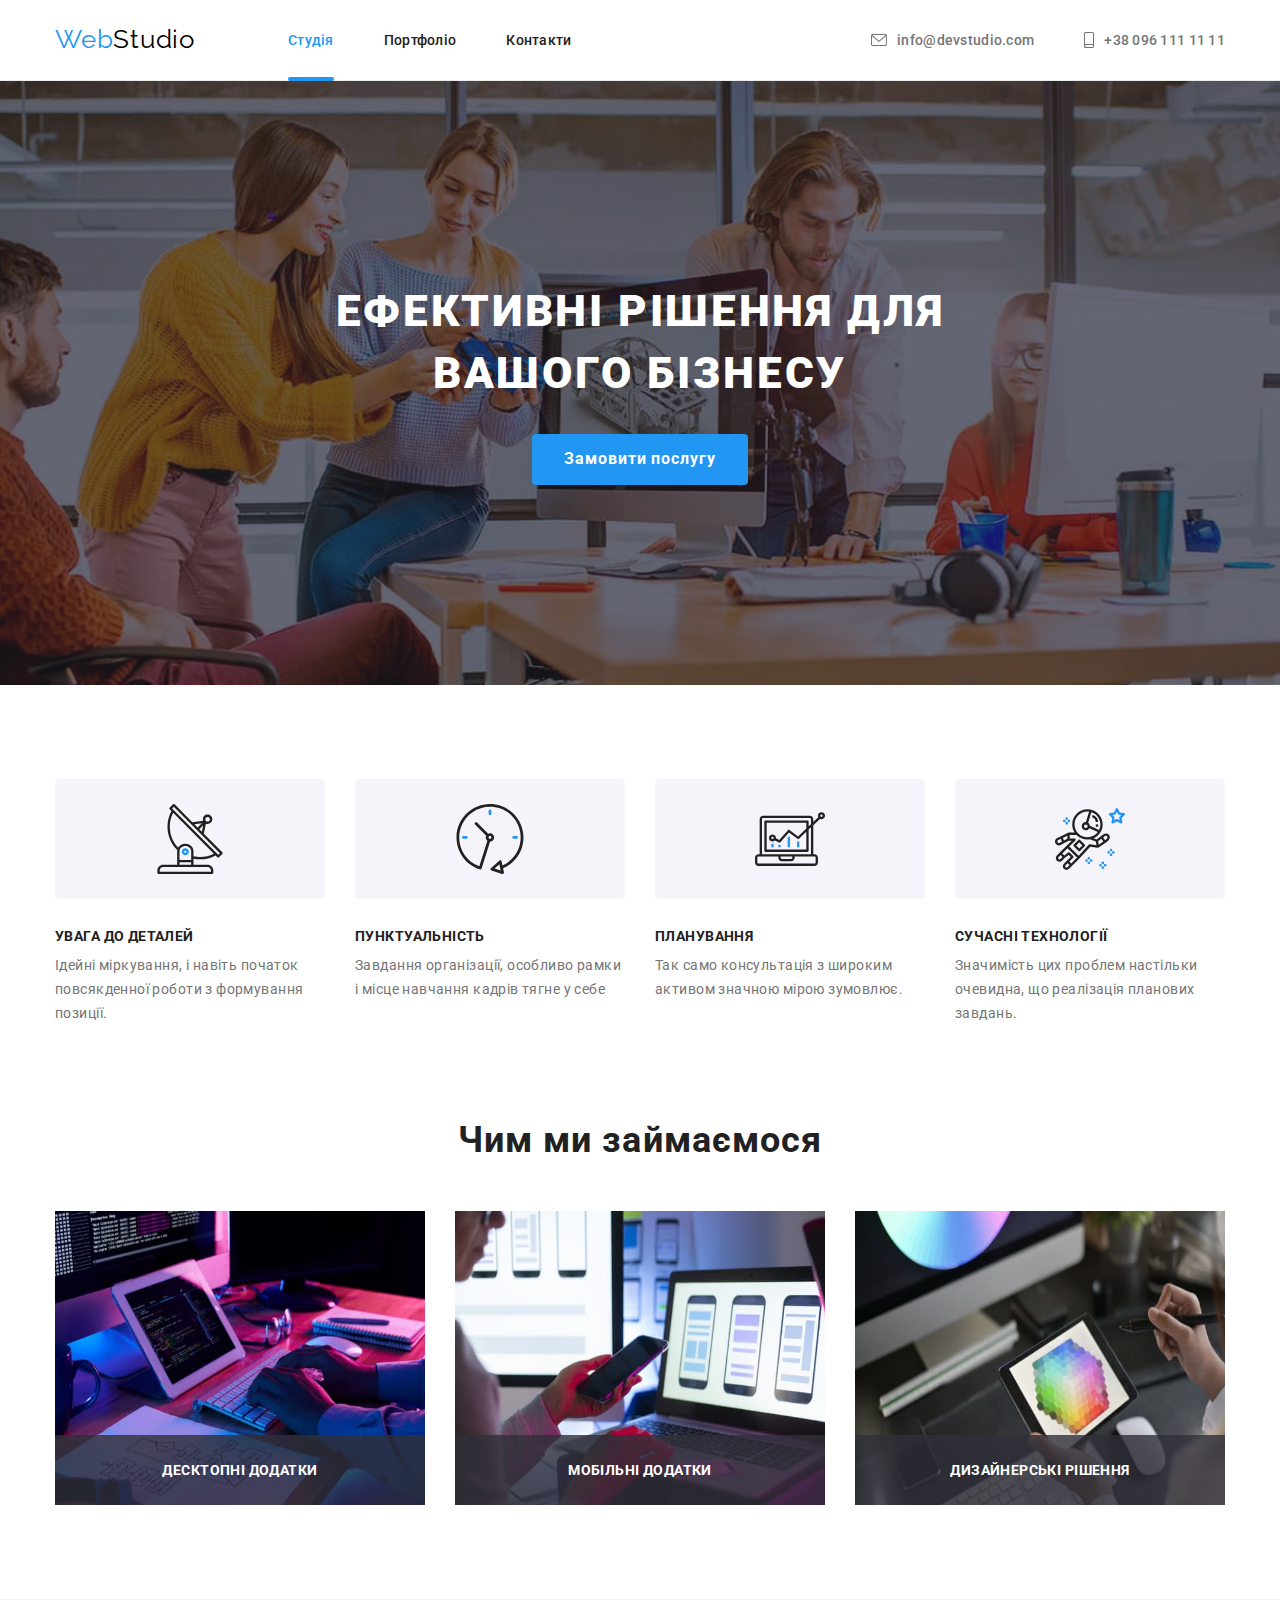
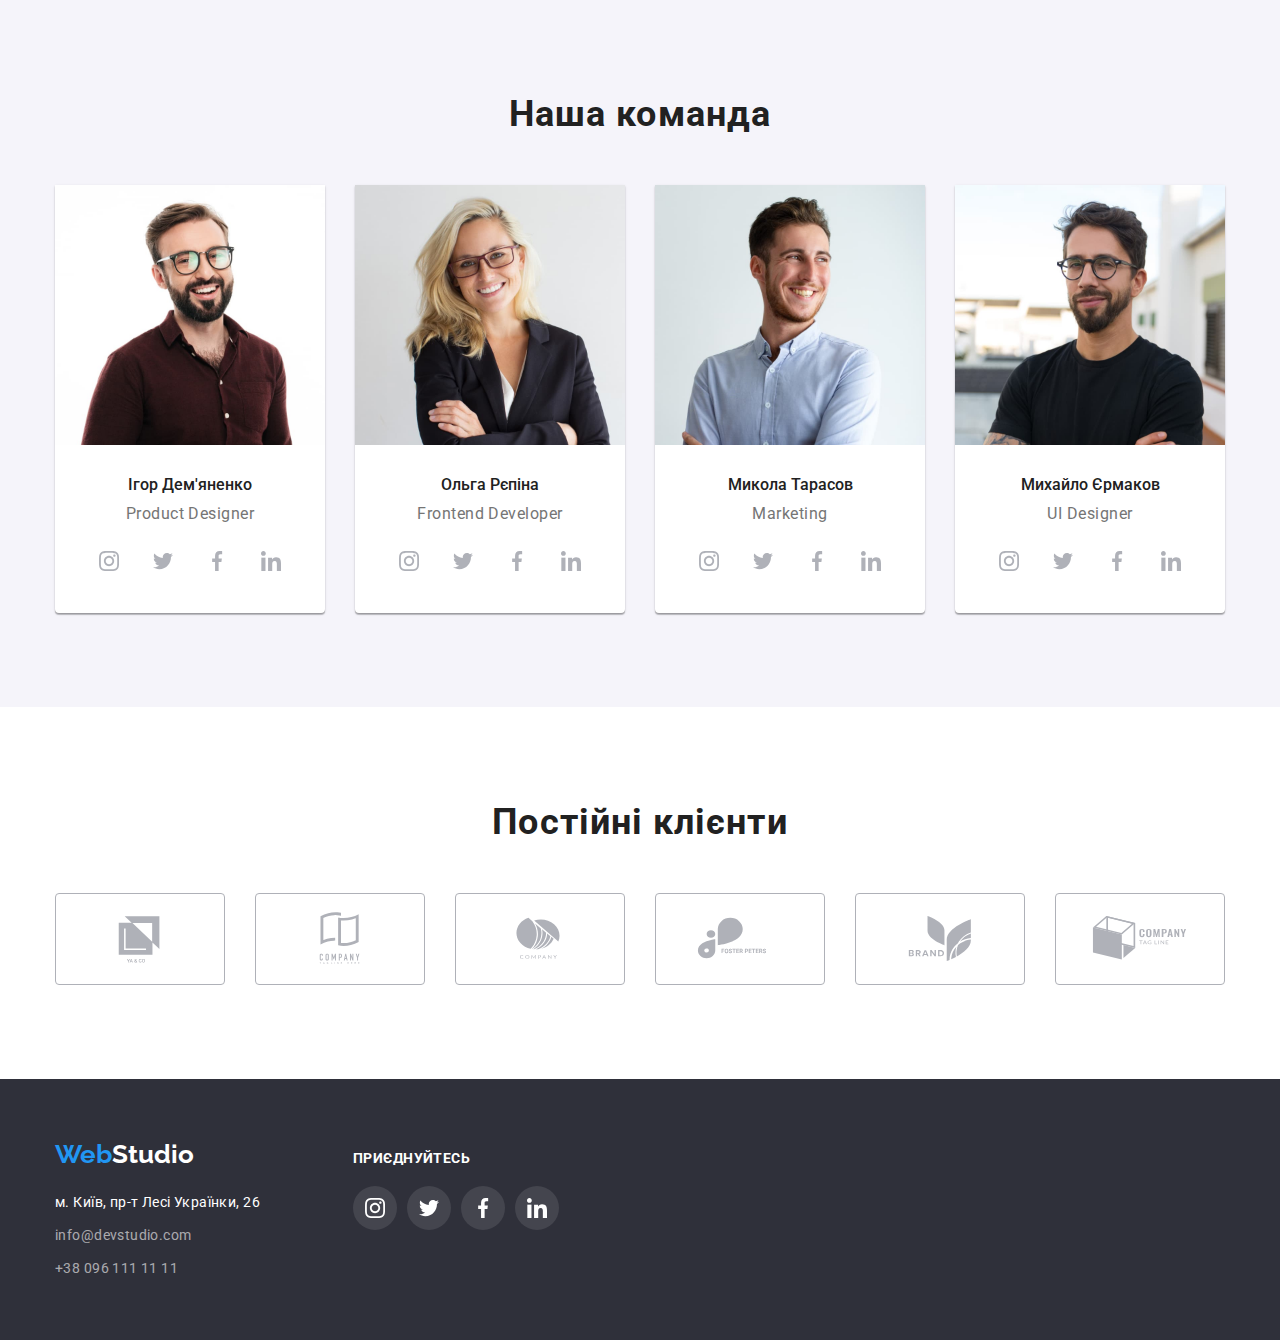
<file: index.html>
<!DOCTYPE html>
<html lang="uk">
  <head>
    <meta charset="UTF-8" />
    <meta http-equiv="X-UA-Compatible" content="IE=edge" />
    <meta name="viewport" content="width=device-width, initial-scale=1.0" />
    <title lang="en">WebStudio</title>
    <link
      href="https://fonts.googleapis.com/css2?family=Raleway:wght@700&family=Roboto:wght@400;500;700;900&display=swap"
      rel="stylesheet"
    />
    <link
      rel="stylesheet"
      href="https://cdnjs.cloudflare.com/ajax/libs/modern-normalize/1.0.0/modern-normalize.min.css"
    />
    <link rel="stylesheet" href="./css/styles.css" />
  </head>
  <body>
    <!-- Хедер -->
    <header class="header-line">
      <div class="container header-container">
        <a href="./index.html" lang="en" class="general-logo link"
          ><span class="accent-logo">Web</span>Studio</a
        >
        <nav class="nav-container">
          <ul class="list-nav list">
            <li class="nav-list-item">
              <a href="./index.html" class="nav-element current link">Студія</a>
            </li>
            <li class="nav-list-item">
              <a href="./portfolio.html" class="nav-element link">Портфоліо</a>
            </li>
            <li class="nav-list-item">
              <a href="" class="nav-element link">Контакти</a>
            </li>
          </ul>
        </nav>
        <ul class="list-contacts contacts-container list">
          <li class="list-contacts-item">
            <a href="mailto:info@devstudio.com" class="contact link">
              <svg class="mail-icon" width="16" height="12">
                <use href="./images/icons/icons.svg#mail"></use>
              </svg>
              info@devstudio.com
            </a>
          </li>
          <li class="list-contacts-item">
            <a href="tel:+38096111111" class="contact link">
              <svg class="smartphone-icon" width="10" height="16">
                <use href="./images/icons/icons.svg#smartphone"></use>
              </svg>
              +38 096 111 11 11
            </a>
          </li>
        </ul>
      </div>
    </header>
    <main>
      <!-- секція:герой -->
      <section class="hero">
        <div class="container">
          <h1 class="hero-title">ЕФЕКТИВНІ РІШЕННЯ ДЛЯ ВАШОГО БІЗНЕСУ</h1>
          <button type="button" class="hero-button" data-modal-open>Замовити послугу</button>
        </div>
      </section>
      <!-- секція:перелік переваг компанії -->
      <section class="section">
        <div class="container">
          <h2 class="visually-hidden">Переваги компанії</h2>
          <ul class="list-superiority box-superiority list">
            <li class="superiority-list-item">
              <div class="svg-container">
                <svg class="antenna-icon">
                  <use href="./images/icons/icons.svg#antenna"></use>
                </svg>
              </div>
              <h3 class="superiority-title">УВАГА ДО ДЕТАЛЕЙ</h3>
              <p class="superiority-text">
                Ідейні міркування, і навіть початок повсякденної роботи з формування позиції.
              </p>
            </li>
            <li class="superiority-list-item">
              <div class="svg-container">
                <svg class="clock-icon">
                  <use href="./images/icons/icons.svg#clock"></use>
                </svg>
              </div>
              <h3 class="superiority-title">ПУНКТУАЛЬНІСТЬ</h3>
              <p class="superiority-text">
                Завдання організації, особливо рамки і місце навчання кадрів тягне у себе
              </p>
            </li>
            <li class="superiority-list-item">
              <div class="svg-container">
                <svg class="diagram-icon">
                  <use href="./images/icons/icons.svg#diagram"></use>
                </svg>
              </div>
              <h3 class="superiority-title">ПЛАНУВАННЯ</h3>
              <p class="superiority-text">
                Так само консультація з широким активом значною мірою зумовлює.
              </p>
            </li>
            <li class="superiority-list-item">
              <div class="svg-container">
                <svg class="astronaut-icon">
                  <use href="./images/icons/icons.svg#astronaut"></use>
                </svg>
              </div>
              <h3 class="superiority-title">СУЧАСНІ ТЕХНОЛОГІЇ</h3>
              <p class="superiority-text">
                Значимість цих проблем настільки очевидна, що реалізація планових завдань.
              </p>
            </li>
          </ul>
        </div>
      </section>
      <!-- секція:перелік послуг, які може надати компанія -->
      <section class="section services">
        <div class="container services-container">
          <h2 class="services-title">Чим ми займаємося</h2>
          <ul class="list-services list">
            <li class="list-services-item">
              <img
                src="./images/image1.jpg"
                alt="людина друкує на клавіатурі перед екраном
              компьютера"
                width="370"
                height="294"
              />
              <h3 class="services-label">Десктопні додатки</h3>
            </li>
            <li class="list-services-item">
              <img
                src="./images/image2.jpg"
                alt="людина з телефоном в руці сидить перед ноутбуком"
                width="370"
                height="294"
              />
              <h3 class="services-label">Мобільні додатки</h3>
            </li>
            <li class="list-services-item">
              <img
                src="./images/image3.jpg"
                alt="людина зі стілосом працює з планшетом"
                width="370"
                height="294"
              />
              <h3 class="services-label">Дизайнерські рішення</h3>
            </li>
          </ul>
        </div>
      </section>
      <!-- секція:перелік працівників компанії -->
      <section class="section team-section">
        <div class="container team-section-container">
          <h2 class="team-main-title">Наша команда</h2>
          <ul class="list-team list">
            <li class="list-team-item">
              <img
                class="team-img"
                src="./images/image4.jpg"
                alt="чоловік тримає ноутбук та посміхається"
                width="270"
                height="260"
              />
              <div class="team-text-container">
                <h3 class="team-secondary-title">Ігор Дем'яненко</h3>
                <p lang="en" class="team-text">Product Designer</p>
                <ul class="list-icons list">
                  <li class="list-icon-item">
                    <a href="" class="icon-link link">
                      <svg class="instagram icon" width="20" height="20">
                        <use href="./images/icons/icons.svg#instagram"></use>
                      </svg>
                    </a>
                  </li>
                  <li class="list-icon-item">
                    <a href="#" class="icon-link link">
                      <svg class="twitter icon" width="20" height="20">
                        <use href="./images/icons/icons.svg#twitter"></use>
                      </svg>
                    </a>
                  </li>
                  <li class="list-icon-item">
                    <a href="" class="icon-link link">
                      <svg class="facebook icon" width="20" height="20">
                        <use href="./images/icons/icons.svg#facebook"></use>
                      </svg>
                    </a>
                  </li>
                  <li class="list-icon-item">
                    <a href="" class="icon-link link">
                      <svg class="linkedin icon" width="20" height="20">
                        <use href="./images/icons/icons.svg#linkedin"></use>
                      </svg>
                    </a>
                  </li>
                </ul>
              </div>
            </li>
            <li class="list-team-item">
              <img
                class="team-img"
                src="./images/image5.jpg"
                alt="жінка в окулярах посміхається"
                width="270"
                height="260"
              />
              <div class="team-text-container">
                <h3 class="team-secondary-title">Ольга Рєпіна</h3>
                <p lang="en" class="team-text">Frontend Developer</p>
                <ul class="list-icons list">
                  <li class="list-icon-item">
                    <a href="" class="icon-link link">
                      <svg class="instagram icon" width="20" height="20">
                        <use href="./images/icons/icons.svg#instagram"></use>
                      </svg>
                    </a>
                  </li>
                  <li class="list-icon-item">
                    <a href="#" class="icon-link link">
                      <svg class="twitter icon" width="20" height="20">
                        <use href="./images/icons/icons.svg#twitter"></use>
                      </svg>
                    </a>
                  </li>
                  <li class="list-icon-item">
                    <a href="" class="icon-link link">
                      <svg class="facebook icon" width="20" height="20">
                        <use href="./images/icons/icons.svg#facebook"></use>
                      </svg>
                    </a>
                  </li>
                  <li class="list-icon-item">
                    <a href="" class="icon-link link">
                      <svg class="linkedin icon" width="20" height="20">
                        <use href="./images/icons/icons.svg#linkedin"></use>
                      </svg>
                    </a>
                  </li>
                </ul>
              </div>
            </li>
            <li class="list-team-item">
              <img
                class="team-img"
                src="./images/image6.jpg"
                alt="чоловік дивиться у бік та посміхається"
                width="270"
                height="260"
              />
              <div class="team-text-container">
                <h3 class="team-secondary-title">Микола Тарасов</h3>
                <p lang="en" class="team-text">Marketing</p>
                <ul class="list-icons list">
                  <li class="list-icon-item">
                    <a href="" class="icon-link link">
                      <svg class="instagram icon" width="20" height="20">
                        <use href="./images/icons/icons.svg#instagram"></use>
                      </svg>
                    </a>
                  </li>
                  <li class="list-icon-item">
                    <a href="#" class="icon-link link">
                      <svg class="twitter icon" width="20" height="20">
                        <use href="./images/icons/icons.svg#twitter"></use>
                      </svg>
                    </a>
                  </li>
                  <li class="list-icon-item">
                    <a href="" class="icon-link link">
                      <svg class="facebook icon" width="20" height="20">
                        <use href="./images/icons/icons.svg#facebook"></use>
                      </svg>
                    </a>
                  </li>
                  <li class="list-icon-item">
                    <a href="" class="icon-link link">
                      <svg class="linkedin icon" width="20" height="20">
                        <use href="./images/icons/icons.svg#linkedin"></use>
                      </svg>
                    </a>
                  </li>
                </ul>
              </div>
            </li>
            <li class="list-team-item">
              <img
                class="team-img"
                src="./images/image7.jpg"
                alt="чоловік в окулярах посміхається"
                width="270"
                height="260"
              />
              <div class="team-text-container">
                <h3 class="team-secondary-title">Михайло Єрмаков</h3>
                <p lang="en" class="team-text">UI Designer</p>
                <ul class="list-icons list">
                  <li class="list-icon-item">
                    <a href="" class="icon-link link">
                      <svg class="instagram icon" width="20" height="20">
                        <use href="./images/icons/icons.svg#instagram"></use>
                      </svg>
                    </a>
                  </li>
                  <li class="list-icon-item">
                    <a href="#" class="icon-link link">
                      <svg class="twitter icon" width="20" height="20">
                        <use href="./images/icons/icons.svg#twitter"></use>
                      </svg>
                    </a>
                  </li>
                  <li class="list-icon-item">
                    <a href="" class="icon-link link">
                      <svg class="facebook icon" width="20" height="20">
                        <use href="./images/icons/icons.svg#facebook"></use>
                      </svg>
                    </a>
                  </li>
                  <li class="list-icon-item">
                    <a href="" class="icon-link link">
                      <svg class="linkedin icon" width="20" height="20">
                        <use href="./images/icons/icons.svg#linkedin"></use>
                      </svg>
                    </a>
                  </li>
                </ul>
              </div>
            </li>
          </ul>
        </div>
      </section>
      <!-- Секція: Постійні клієнти -->
      <section class="section">
        <div class="container">
          <h2 class="customers-title">Постійні клієнти</h2>
          <ul class="list customer-list">
            <li class="customer-item">
              <a class="link customer-link" href="">
                <svg class="customer-icon">
                  <use href="./images/icons/icons.svg#logo-one"></use>
                </svg>
              </a>
            </li>
            <li class="customer-item">
              <a class="link customer-link" href="">
                <svg class="customer-icon">
                  <use href="./images/icons/icons.svg#logo-two"></use>
                </svg>
              </a>
            </li>
            <li class="customer-item">
              <a class="link customer-link" href="">
                <svg class="customer-icon">
                  <use href="./images/icons/icons.svg#logo-three"></use>
                </svg>
              </a>
            </li>
            <li class="customer-item">
              <a class="link customer-link" href=""
                ><svg class="customer-icon">
                  <use href="./images/icons/icons.svg#logo-four"></use>
                </svg>
              </a>
            </li>
            <li class="customer-item">
              <a class="link customer-link" href="">
                <svg class="customer-icon">
                  <use href="./images/icons/icons.svg#logo-five"></use>
                </svg>
              </a>
            </li>
            <li class="customer-item">
              <a class="link customer-link" href=""
                ><svg class="customer-icon">
                  <use href="./images/icons/icons.svg#logo-six"></use>
                </svg>
              </a>
            </li>
          </ul>
        </div>
      </section>
    </main>
    <!-- підвал -->
    <footer class="footer">
      <div class="footer-container container">
        <div class="adress-container">
          <a href="./index.html" lang="en" class="footer-logo link"
            ><span class="accent-logo">Web</span>Studio</a
          >
          <address class="footer-address">
            <ul class="list-footer list">
              <li class="list-footer-item">
                <a
                  href="https://www.google.com/maps/place/%D0%B1%D1%83%D0%BB%D1%8C%D0%B2%D0%B0%D1%80+%D0%9B%D0%B5%D1%81%D1%96+%D0%A3%D0%BA%D1%80%D0%B0%D1%97%D0%BD%D0%BA%D0%B8,+26,+%D0%9A%D0%B8%D1%97%D0%B2,+02000/@50.4265807,30.5361971,17z/data=!3m1!4b1!4m5!3m4!1s0x40d4cf0e033ecbe9:0x57a4dffefec77da0!8m2!3d50.4265807!4d30.5383858"
                  target="_blank"
                  rel="noopener noreferrer"
                  class="contact-footer location link"
                  >м. Київ, пр-т Лесі Українки, 26</a
                >
              </li>
              <li class="list-footer-item">
                <a href="mailto:info@devstudio.com" class="contact-footer link"
                  >info@devstudio.com</a
                >
              </li>
              <li class="list-footer-item">
                <a href="tel:+380961111111" class="contact-footer link">+38 096 111 11 11</a>
              </li>
            </ul>
          </address>
        </div>
        <div class="join-container">
          <h2 class="join-title">приєднуйтесь</h2>
          <ul class="join-list list">
            <li class="join-icon-item">
              <a href="" class="join-link link">
                <svg class="join-icon" width="20" height="20">
                  <use href="./images/icons/icons.svg#instagram"></use>
                </svg>
              </a>
            </li>
            <li class="join-icon-item">
              <a href="#" class="join-link link">
                <svg class="join-icon" width="20" height="20">
                  <use href="./images/icons/icons.svg#twitter"></use>
                </svg>
              </a>
            </li>
            <li class="join-icon-item">
              <a href="" class="join-link link">
                <svg class="join-icon" width="20" height="20">
                  <use href="./images/icons/icons.svg#facebook"></use>
                </svg>
              </a>
            </li>
            <li class="join-icon-item">
              <a href="" class="join-link link">
                <svg class="join-icon" width="20" height="20">
                  <use href="./images/icons/icons.svg#linkedin"></use>
                </svg>
              </a>
            </li>
          </ul>
        </div>
      </div>
    </footer>
    <!-- Модалка -->
    <div class="backdrop is-hidden" data-modal>
      <div class="modal">
        <button class="close-btn" data-modal-close>
          <svg class="close-icon" width="18" height="18">
            <use href="./images/icons/icons.svg#icon-close"></use>
          </svg>
        </button>
      </div>
    </div>
    <!-- Скрипт -->
    <script src="./js/modal.js"></script>
  </body>
</html>
</file>
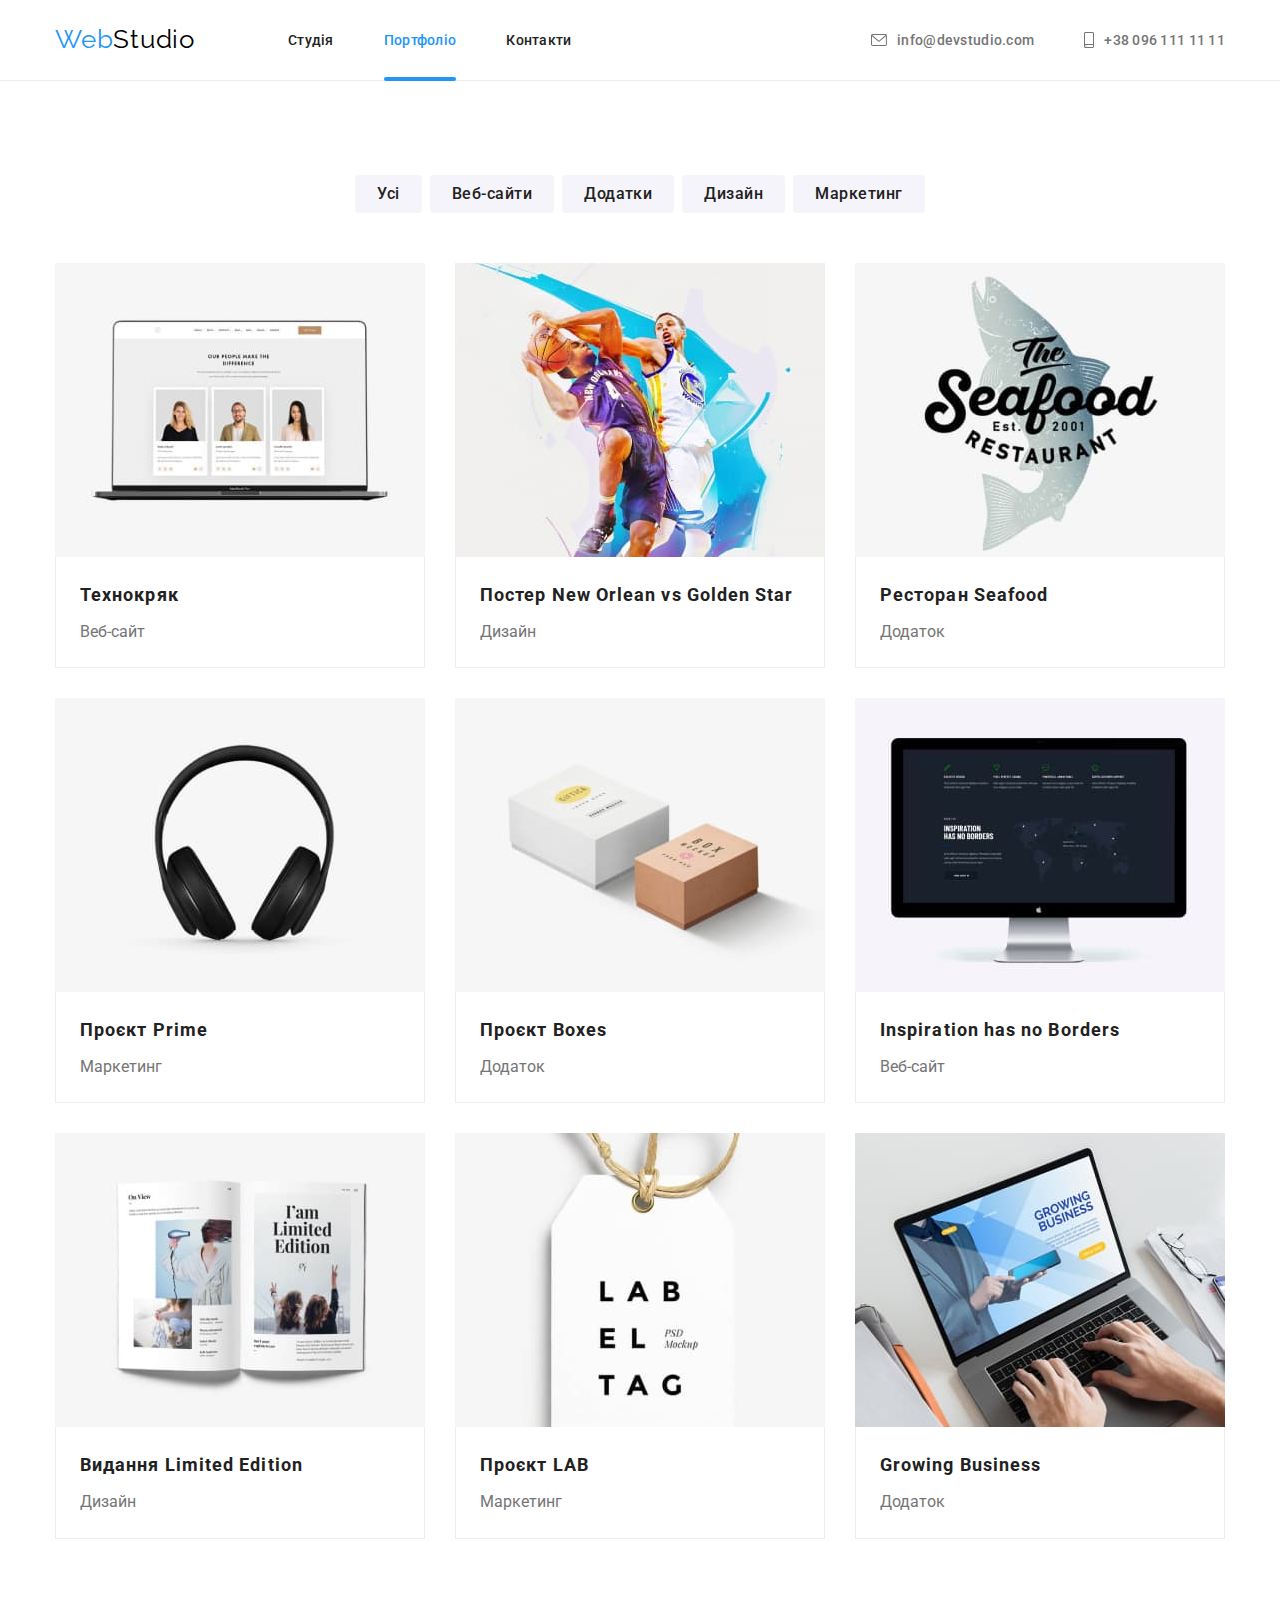
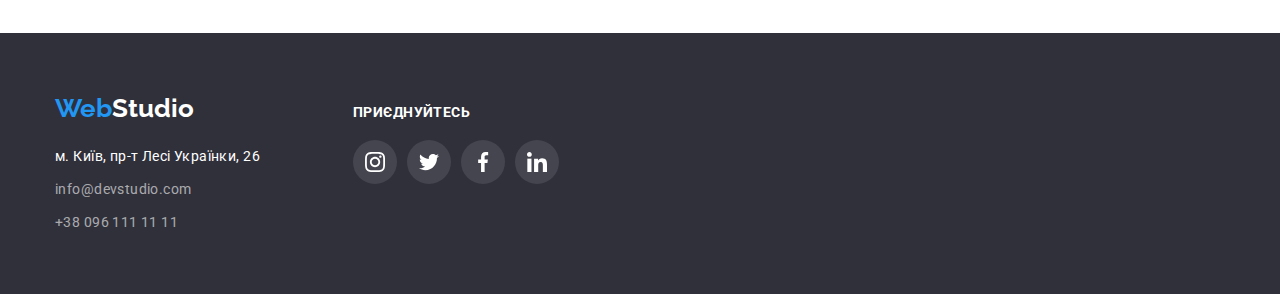
<file: portfolio.html>
<!DOCTYPE html>
<html lang="uk">
  <head>
    <meta charset="UTF-8" />
    <meta http-equiv="X-UA-Compatible" content="IE=edge" />
    <meta name="viewport" content="width=device-width, initial-scale=1.0" />
    <title>Portfolio</title>
    <link
      href="https://fonts.googleapis.com/css2?family=Raleway:wght@700&family=Roboto:wght@400;500;700;900&display=swap"
      rel="stylesheet"
    />
    <link
      rel="stylesheet"
      href="https://cdnjs.cloudflare.com/ajax/libs/modern-normalize/1.0.0/modern-normalize.min.css"
    />
    <link rel="stylesheet" href="./css/styles.css" />
  </head>
  <body>
    <!-- Хедер -->
    <header class="header-line">
      <div class="container header-container">
        <a href="./index.html" lang="en" class="general-logo link"
          ><span class="accent-logo">Web</span>Studio</a
        >
        <nav class="nav-container">
          <ul class="list-nav list">
            <li class="nav-list-item">
              <a href="./index.html" class="nav-element link">Студія</a>
            </li>
            <li class="nav-list-item">
              <a href="./portfolio.html" class="nav-element current link">Портфоліо</a>
            </li>
            <li class="nav-list-item">
              <a href="" class="nav-element link">Контакти</a>
            </li>
          </ul>
        </nav>
        <ul class="list-contacts contacts-container list">
          <li class="list-contacts-item">
            <a href="mailto:info@devstudio.com" class="contact link">
              <svg class="mail-icon" width="16" height="12">
                <use href="./images/icons/icons.svg#mail"></use>
              </svg>
              info@devstudio.com
            </a>
          </li>
          <li class="list-contacts-item">
            <a href="tel:+38096111111" class="contact link">
              <svg class="smartphone-icon" width="10" height="16">
                <use href="./images/icons/icons.svg#smartphone"></use>
              </svg>
              +38 096 111 11 11
            </a>
          </li>
        </ul>
      </div>
    </header>
    <main>
      <!-- секція:головна сторінка -->
      <section class="section main-portfolio">
        <div class="container">
          <h1 class="visually-hidden">Портфоліо</h1>
          <ul class="list-filter list">
            <li>
              <button type="button" class="filter-button">Усі</button>
            </li>
            <li>
              <button type="button" class="filter-button">Веб-сайти</button>
            </li>
            <li>
              <button type="button" class="filter-button">Додатки</button>
            </li>
            <li>
              <button type="button" class="filter-button">Дизайн</button>
            </li>
            <li>
              <button type="button" class="filter-button">Маркетинг</button>
            </li>
          </ul>
          <ul class="list-projects list">
            <li class="project-item">
              <a class="projects-link link" href="">
                <div class="img-projects">
                  <img src="./images/portfolio1.jpg" alt="відкритий ноутбук" width="370" />
                  <div class="overlay">
                    <p class="overlay-text">
                      Ресурс пропонує комплексні пропозиції з різним рівнем функціоналу та сервісів.
                      Все це дозволить відвідувачу отримати вичерпні відомості про компанію чи
                      приватну особу.
                    </p>
                  </div>
                </div>
                <div class="projects-text-container">
                  <h2 class="projects-subtitle">Технокряк</h2>
                  <p class="projects-text">Веб-сайт</p>
                </div>
              </a>
            </li>
            <li class="project-item">
              <a class="projects-link link" href="">
                <div class="img-projects">
                  <img
                    src="./images/portfolio2.jpg"
                    alt="двоє людей грають у баскетбол"
                    width="370"
                  />
                  <div class="overlay">
                    <p class="overlay-text">
                      Lorem ipsum, dolor sit amet consectetur adipisicing elit. Asperiores quisquam
                      quibusdam culpa ad, adipisci ratione?
                    </p>
                  </div>
                </div>
                <div class="projects-text-container">
                  <h2 class="projects-subtitle">
                    Постер <span lang="en">New Orlean vs Golden Star</span>
                  </h2>
                  <p class="projects-text">Дизайн</p>
                </div>
              </a>
            </li>
            <li class="project-item">
              <a class="projects-link link" href="">
                <div class="img-projects">
                  <img
                    src="./images/portfolio3.jpg"
                    alt="двоє людей грають у баскетбол"
                    width="370"
                  />
                  <div class="overlay">
                    <p class="overlay-text">
                      Lorem ipsum, dolor sit amet consectetur adipisicing elit. Asperiores quisquam
                      quibusdam culpa ad, adipisci ratione?
                    </p>
                  </div>
                </div>
                <div class="projects-text-container">
                  <h2 class="projects-subtitle">Ресторан <span lang="en">Seafood</span></h2>
                  <p class="projects-text">Додаток</p>
                </div>
              </a>
            </li>
            <li class="project-item">
              <a class="projects-link link" href="">
                <div class="img-projects">
                  <img
                    src="./images/portfolio4.jpg"
                    alt="двоє людей грають у баскетбол"
                    width="370"
                  />
                  <div class="overlay">
                    <p class="overlay-text">
                      Lorem ipsum, dolor sit amet consectetur adipisicing elit. Asperiores quisquam
                      quibusdam culpa ad, adipisci ratione?
                    </p>
                  </div>
                </div>
                <div class="projects-text-container">
                  <h2 class="projects-subtitle">Проєкт <span lang="en">Prime</span></h2>
                  <p class="projects-text">Маркетинг</p>
                </div>
              </a>
            </li>
            <li class="project-item">
              <a class="projects-link link" href="">
                <div class="img-projects">
                  <img
                    src="./images/portfolio5.jpg"
                    alt="двоє людей грають у баскетбол"
                    width="370"
                  />
                  <div class="overlay">
                    <p class="overlay-text">
                      Lorem ipsum, dolor sit amet consectetur adipisicing elit. Asperiores quisquam
                      quibusdam culpa ad, adipisci ratione?
                    </p>
                  </div>
                </div>
                <div class="projects-text-container">
                  <h2 class="projects-subtitle">Проєкт <span lang="en">Boxes</span></h2>
                  <p class="projects-text">Додаток</p>
                </div>
              </a>
            </li>
            <li class="project-item">
              <a class="projects-link link" href="">
                <div class="img-projects">
                  <img
                    src="./images/portfolio6.jpg"
                    alt="двоє людей грають у баскетбол"
                    width="370"
                  />
                  <div class="overlay">
                    <p class="overlay-text">
                      Lorem ipsum, dolor sit amet consectetur adipisicing elit. Asperiores quisquam
                      quibusdam culpa ad, adipisci ratione?
                    </p>
                  </div>
                </div>
                <div class="projects-text-container">
                  <h2 lang="en" class="projects-subtitle">Inspiration has no Borders</h2>
                  <p class="projects-text">Веб-сайт</p>
                </div>
              </a>
            </li>
            <li class="project-item">
              <a class="projects-link link" href="">
                <div class="img-projects">
                  <img
                    src="./images/portfolio7.jpg"
                    alt="двоє людей грають у баскетбол"
                    width="370"
                  />
                  <div class="overlay">
                    <p class="overlay-text">
                      Lorem ipsum, dolor sit amet consectetur adipisicing elit. Asperiores quisquam
                      quibusdam culpa ad, adipisci ratione?
                    </p>
                  </div>
                </div>
                <div class="projects-text-container">
                  <h2 class="projects-subtitle">Видання <span lang="en">Limited Edition</span></h2>
                  <p class="projects-text">Дизайн</p>
                </div>
              </a>
            </li>
            <li class="project-item">
              <a class="projects-link link" href="">
                <div class="img-projects">
                  <img
                    src="./images/portfolio8.jpg"
                    alt="двоє людей грають у баскетбол"
                    width="370"
                  />
                  <div class="overlay">
                    <p class="overlay-text">
                      Lorem ipsum, dolor sit amet consectetur adipisicing elit. Asperiores quisquam
                      quibusdam culpa ad, adipisci ratione?
                    </p>
                  </div>
                </div>
                <div class="projects-text-container">
                  <h2 class="projects-subtitle">Проєкт <span lang="en">LAB</span></h2>
                  <p class="projects-text">Маркетинг</p>
                </div>
              </a>
            </li>
            <li class="project-item">
              <a class="projects-link link" href="">
                <div class="img-projects">
                  <img
                    src="./images/portfolio9.jpg"
                    alt="двоє людей грають у баскетбол"
                    width="370"
                  />
                  <div class="overlay">
                    <p class="overlay-text">
                      Lorem ipsum, dolor sit amet consectetur adipisicing elit. Asperiores quisquam
                      quibusdam culpa ad, adipisci ratione?
                    </p>
                  </div>
                </div>
                <div class="projects-text-container">
                  <h2 lang="en" class="projects-subtitle">Growing Business</h2>
                  <p class="projects-text">Додаток</p>
                </div>
              </a>
            </li>
          </ul>
        </div>
      </section>
    </main>
    <!-- підвал -->
    <footer class="footer">
      <div class="footer-container container">
        <div class="adress-container">
          <a href="./index.html" lang="en" class="footer-logo link"
            ><span class="accent-logo">Web</span>Studio</a
          >
          <address class="footer-address">
            <ul class="list-footer list">
              <li class="list-footer-item">
                <a
                  href="https://www.google.com/maps/place/%D0%B1%D1%83%D0%BB%D1%8C%D0%B2%D0%B0%D1%80+%D0%9B%D0%B5%D1%81%D1%96+%D0%A3%D0%BA%D1%80%D0%B0%D1%97%D0%BD%D0%BA%D0%B8,+26,+%D0%9A%D0%B8%D1%97%D0%B2,+02000/@50.4265807,30.5361971,17z/data=!3m1!4b1!4m5!3m4!1s0x40d4cf0e033ecbe9:0x57a4dffefec77da0!8m2!3d50.4265807!4d30.5383858"
                  target="_blank"
                  rel="noopener noreferrer"
                  class="contact-footer location link"
                  >м. Київ, пр-т Лесі Українки, 26</a
                >
              </li>
              <li class="list-footer-item">
                <a href="mailto:info@devstudio.com" class="contact-footer link"
                  >info@devstudio.com</a
                >
              </li>
              <li class="list-footer-item">
                <a href="tel:+380961111111" class="contact-footer link">+38 096 111 11 11</a>
              </li>
            </ul>
          </address>
        </div>
        <div class="join-container">
          <h2 class="join-title">приєднуйтесь</h2>
          <ul class="join-list list">
            <li class="join-icon-item">
              <a href="" class="join-link link">
                <svg class="join-icon" width="20" height="20">
                  <use href="./images/icons/icons.svg#instagram"></use>
                </svg>
              </a>
            </li>
            <li class="join-icon-item">
              <a href="#" class="join-link link">
                <svg class="join-icon" width="20" height="20">
                  <use href="./images/icons/icons.svg#twitter"></use>
                </svg>
              </a>
            </li>
            <li class="join-icon-item">
              <a href="" class="join-link link">
                <svg class="join-icon" width="20" height="20">
                  <use href="./images/icons/icons.svg#facebook"></use>
                </svg>
              </a>
            </li>
            <li class="join-icon-item">
              <a href="" class="join-link link">
                <svg class="join-icon" width="20" height="20">
                  <use href="./images/icons/icons.svg#linkedin"></use>
                </svg>
              </a>
            </li>
          </ul>
        </div>
      </div>
    </footer>
  </body>
</html>
</file>
<file: css/styles.css>
/* основна палітра*/
:root {
    --bcg-main: #FFFFFF;
    --bcg-secondary: #2F303A;
    --bcg-third: #F5F4FA;
    --border-projects: #EEEEEE;
    --title: #212121;
    --text: #757575;
    --accent-color: #2196F3;
    --text-secondary: #F5F4FA;
    --logo-main: #000000;
    --bcg-hero: #C4C4C4;
    --icons-main: #AFB1B8;
    --customer-color: #AFB1B8;
    --bezier: cubic-bezier(0.4, 0, 0.2, 1);
}
/* Загальні зміни */ 

body {
    background-color: var(--bcg-main);
    color: var(--text);
    font-family: Roboto, sans-serif;
}
h1,h2,h3,h4,p,ul {
    margin: 0;
    padding: 0;
}
img {
    display: block;
}
.container {
    width: 1200px;
    margin-left: auto;
    margin-right: auto;
    padding: 0px 15px;
}
.link{
    text-decoration: none;
}
.visually-hidden {
    position: absolute;
    width: 1px;
    height: 1px;
    margin: -1px;
    border: 0;
    padding: 0;

    white-space: nowrap;
    clip-path: inset(100%);
    clip: rect(0 0 0 0);
    overflow: hidden;
}
.section{
    padding-top: 94px;
    padding-bottom: 94px;
}
.list{
    list-style: none;
    
}
/* Хедер */
.header-line {
border-bottom: 1px solid #ECECEC;

}

.header-container {
    display: flex;
    align-items: center;
}

.nav-container{
    margin-right: auto;
}

.accent-logo {
    color: var(--accent-color);
}
.general-logo {
    color: var(--logo-main);
    font-family: Raleway, sans-serif;
    font-size: 26px;
    line-height: calc(31/26);
    letter-spacing: 0.03em; 
    margin-right: 93px;
    padding-top: 24px;
    padding-bottom: 25px;
}

.nav-element{
    display: block;
    color: var(--title);
    font-weight: 500;
    font-size: 14px;
    line-height: calc(16/14);
    letter-spacing: 0.02em;
    padding-bottom: 32px;
    padding-top: 32px;
    transition-property: color;
    transition-timing-function: var(--bezier);
    transition-duration: 250ms;
    
}

.nav-element:hover,
.nav-element:focus {
    color: var(--accent-color);
}


.current{
    color: var(--accent-color);
    position: relative;
}
.current::after{
    content: "";
    position: absolute;
    display: inline-block;
    width: 100%;
    height: 4px;
    border-radius: 4px;
    background-color: var(--accent-color);
    bottom: -1px;
    left: 0px;
}
.nav-list-item:not(:last-child){
    margin-right: 50px;
}

.contact {
    display: flex;
    color: var(--text);
    font-weight: 500;
    font-size: 14px;
    line-height: calc(16/14);
    letter-spacing: 0.02em;
    gap: 10px;
    align-items: center;
    padding-bottom: 32px;
    padding-top: 32px;
    transition-property: color;
    transition-timing-function: var(--bezier);
    transition-duration: 250ms;
}
.contact:hover,
.contact:focus {
color: var(--accent-color);
}

.mail-icon {
fill: currentColor;

}

.smartphone-icon {
fill: currentColor;

}

.list-nav {
    display: flex;
}

.contacts-container {
    display: flex;
    align-items: center;
}

.list-contacts-item:not(:last-child) {
    margin-right: 50px;
}

/* Герой */
.hero {
    background-color:var(--bcg-hero);
    max-width: 1600px;
    margin: auto;
    padding-bottom: 200px;
    padding-top: 200px;
    text-align: center;
    background-image:  linear-gradient(rgba(47, 48, 58, 0.4), rgba(47, 48, 58, 0.4)),
    url(../images/bcg_Img.jpg);
    background-size: cover;
    background-position: center;
    
}
.hero-title {
    color: var(--bcg-main);
    font-weight: 900;
    font-size: 44px;
    line-height: 1.4;
    letter-spacing: 0.06em;
    margin-bottom: 30px;
    width: 696px;
    margin-right: auto;
    margin-left: auto; 
}

.hero-button {
    background-color: var(--accent-color);
    color: var(--bcg-main);
    font-weight: 700;
    line-height: 1.9;
    letter-spacing: 0.06em;
    border: none;
    cursor: pointer;
    border-radius: 4px;
    padding: 10px 32px;
    transition-property: background-color;
    transition-timing-function: var(--bezier);
    transition-duration: 250ms;
}
.hero-button:hover,
.hero-button:focus{
    background-color: #188CE8;
}
/* секція перелік переваг компанії */

.superiority-title {
    color: var(--title);
    font-size: 14px;
    line-height: 1.1;
    letter-spacing: 0.03em;
    margin-bottom: 10px;
}
.superiority-text {
    font-size: 14px;
    line-height: 1.7;
    letter-spacing: 0.03em;
}
.list-superiority {
    display: flex;
}
.superiority-list-item{
    width: 270px;
}
.superiority-list-item:not(:last-child) {
    margin-right: 30px;
}
.svg-container{
    display: flex;
    justify-content: center;
    align-items: center;
    min-height: 120px;
    margin-bottom: 30px;
    background-color: var(--bcg-third);
    border-radius: 4px;
}
/* секція:перелік послуг,які може надати компаніяї*/
.section.services {
    padding-top: 0px;
}
.services-title {
    color: var(--title);
    font-size: 36px;
    line-height: calc(42/36);
    letter-spacing: 0.03em;
    text-align: center;
    margin-bottom: 50px;
}
.list-services {
    display: flex;
}

.list-services-item:not(:last-child) {
margin-right: 30px;
}
.list-services-item {
    position: relative;
}

.services-label {
    font-size: 14px;
    line-height: calc(16/14);
    text-align: center;
    letter-spacing: 0.03em;
    text-transform: uppercase;
    position: absolute;
    background-color: rgba(47, 48, 58, 0.8);
    width: 100%;
    padding: 27px 0px 27px 0px;
    bottom: 0;
    color: var(--bcg-main);
}


.antenna-icon {
width: 70px;
height: 70px;
}

.clock-icon{
width: 70px;
height: 70px;
}
.diagram-icon {
width: 70px;
height: 70px;
}
.astronaut-icon {
width: 70px;
height: 70px;
}


/* секція:перелік працівників компанії */
.team-section {
    background-color: var(--bcg-third);
    padding-bottom: 94px;
}

.team-main-title {
    color: var(--title);
    font-size: 36px;
    line-height: calc(42/36);
    letter-spacing: 0.03em;
    text-align: center;
    margin-bottom: 50px;
    
}
.team-secondary-title {
    color: var(--title);
    font-weight: 500;
    font-size: 16px;
    line-height: calc(19/16);
    margin-bottom: 10px;
}
.team-text {
    line-height: calc(19/16);
    letter-spacing: 0.03em;
    margin-bottom: 16px;
    
}
.list-team {
    background-color: var(--bcg-third);
    display: flex;
    text-align: center;
}
.list-team-item:not(:last-child) {
margin-right: 30px;
}
.list-team-item {
background-color: var(--bcg-main);
width: 270px;
border-radius: 0px 0px 4px 4px;
box-shadow: 0px 1px 3px rgba(0, 0, 0, 0.12), 0px 1px 1px rgba(0, 0, 0, 0.14), 0px 2px 1px rgba(0, 0, 0, 0.2);
}
.team-text-container {
    margin-top: 30px;
    margin-bottom: 30px;
}

.list-icons{
    display: flex;
    gap: 10px;
    justify-content: center;
}

.icon{
    fill: var(--icons-main);
    transition-property: fill;
    transition-timing-function: var(--bezier);
    transition-duration: 250ms;
}


.icon-link {
    display: flex;
    width: 44px;
    height: 44px;
    align-items: center;
    justify-content: center;
    border-radius: 50%;
    transition-property: background-color;
    transition-timing-function: var(--bezier);
    transition-duration: 250ms;
}
.icon-link:hover,
.icon-link:focus {
    background-color: var(--accent-color);
    
}
.icon-link:hover .icon,
.icon-link:focus .icon {
    fill: var(--bcg-main);
}

/* Секція: постійні клієнти */
.customers-title{
    font-size: 36px;
    line-height: calc(42/36);
    text-align: center;
    letter-spacing: 0.03em;
    color: var(--title);
    margin-bottom: 50px;
}

.customer-list {
    display: flex;
    justify-content: center;
    gap: 30px;
    
}
.customer-item {
    width: 170px;
    height: 92px;
    transition-property: border-color, cursor;
    transition-timing-function: var(--bezier);
    transition-duration: 250ms;
}

.customer-link{
    display: flex;
    align-items: center;
    justify-content: center;
    width: 100%;
    height: 100%;
    border: 1px solid var(--customer-color);
    border-radius: 4px;
    cursor: pointer;
    outline: none;
}
.customer-link:hover,
.customer-link:focus {
    border-color: var(--accent-color);
    
}
.customer-icon {
    width: 106px;
    height: 60px;
    fill: var(--customer-color);
    transition-property: fill;
    transition-timing-function: var(--bezier);
    transition-duration: 250ms;
}
.customer-link:hover .customer-icon,
.customer-link:focus>.customer-icon {
    fill: var(--accent-color);
}

/* підвал */
.footer {
    background-color: var(--bcg-secondary);
    padding-top: 60px;
    padding-bottom: 60px;
}
.footer-logo {
    display: inline-block;
    color: var(--bcg-main);
    font-family: Raleway, sans-serif;
    font-weight: 700;
    font-size: 26px;
    line-height: calc(31/26);
    margin-bottom: 20px;
}

.contact-footer.location {
    color: var(--bcg-main);
}


.contact-footer {
    color: rgba(255, 255, 255, 0.6);
    font-size: 14px;
    line-height: calc(24/14);
    letter-spacing: 0.03em;
    transition-property: color;
    transition-timing-function: var(--bezier);
    transition-duration: 250ms;
    
}

.contact-footer:hover,
.contact-footer:focus {
    color: var(--accent-color);
}

.list-footer-item:not(:last-child) {
    margin-bottom: 9px;
}
.footer-address{
    font-style: normal;
}

.footer-container {
    display: flex;
    align-items: baseline;
}

.adress-container{
    margin-right: 93px;
}

.join-list{
    display: flex;
    gap: 10px;
}
.join-icon-item{
    width: 44px;
    height: 44px;
}
.join-link{
    display: flex;
    align-items: center;
    justify-content: center;
    width: 100%;
    height: 100%;
    border-radius: 50%;
    background-color: rgba(255, 255, 255, 0.1);
    transition-property: background-color;
    transition-timing-function: var(--bezier);
    transition-duration: 250ms;
}
.join-link:hover,
.join-link:focus{
    background-color: var(--accent-color);
}
.join-title{
    font-size: 14px;
    line-height: calc(16/14);
    letter-spacing: 0.03em;
    text-transform: uppercase;
    color: var(--bcg-main);
    margin-bottom: 20px;
}
.join-icon {
    fill: var(--bcg-main);
}

/* -------------Портфоліо------------ */
/* секція:головна сторінка */

.list-filter {
    display: flex;
    justify-content: center;
    gap: 8px;
    margin-bottom: 50px;  
}

.filter-button {
    font-weight: 500;
    line-height: 1.6;
    letter-spacing: 0.03em;
    color: var(--title);
    background-color: var(--bcg-third);
    border: none;
    cursor: pointer;
    border-radius: 4px;
    padding: 6px 22px;
    transition-property: color, background-color, box-shadow;
    transition-timing-function: var(--bezier);
    transition-duration: 250ms;

}
.filter-button:hover,
.filter-button:focus {
    background-color: var(--accent-color);
    color: var(--bcg-main);
    box-shadow: 0px 3px 1px rgba(0, 0, 0, 0.1), 0px 1px 2px rgba(0, 0, 0, 0.08), 0px 2px 2px rgba(0, 0, 0, 0.12);
}

.list-projects {
    display: flex;
    flex-wrap: wrap;
    gap: 30px;
    
}
.projects-subtitle {
    color: var(--title);
    font-size: 18px;
    line-height: 2;
    letter-spacing: 0.06em;
    margin-bottom: 4px;
}
.projects-text {
    font-size: 16px;
    line-height: 1.9;
    
}
.project-item {
    width: calc((100% - 2 * 30px) / 3);
    transition-property: box-shadow;
    transition-timing-function: var(--bezier);
    transition-duration: 250ms;
    
    
}


.projects-text-container {
    padding: 20px 24px;
    border: 1px solid var(--border-projects);
    border-top: none;
}

.projects-link {
    display: block;
    color: var(--text);
    outline: none;
    transition-property: box-shadow;
    transition-timing-function: var(--bezier);
    transition-duration: 250ms;
}

.projects-link:focus,
.projects-link:hover {
    box-shadow: 0px 1px 1px rgba(0, 0, 0, 0.12), 0px 4px 4px rgba(0, 0, 0, 0.06), 1px 4px 6px rgba(0, 0, 0, 0.16);
}

.img-projects {
position: relative;
overflow: hidden;
}
.overlay-text {
    letter-spacing: 0.03em;
    font-size: 18px;
    line-height: calc(28/18);
    color: var(--bcg-main);
}
.overlay {
    background-color: rgba(33, 150, 243, 0.9);
    padding: 63px 24px;
    position: absolute;
    width: 100%;
    height: 100%;
    top: 0;
    left: 0;
    transform: translateY(100%);
    transition-property: transform;
    transition-timing-function: var(--bezier);
    transition-duration: 250ms;
    
}
.projects-link:hover .overlay,
.projects-link:focus .overlay {
transform: translateY(0);
}

/* модалка */
.backdrop{
    position: fixed;
    top: 0;
    left: 0;
    width: 100%;
    height: 100%;
    background-color: rgba(0, 0, 0, 0.2);
    opacity: 1;
    transition-property: opacity;
    transition-duration: 250ms;
    transition-timing-function: var(--bezier);

}
.modal {
    position: absolute;
    display: flex;
    justify-content: flex-end;
    top: 50%;
    left: 50%;
    transform: translate(-50%,-50%) scale(0.9);
    min-height: 581px;
    min-width: 528px;
    background-color: var(--bcg-main);
    box-shadow: 0px 1px 3px rgba(0, 0, 0, 0.12), 0px 1px 1px rgba(0, 0, 0, 0.14), 0px 2px 1px rgba(0, 0, 0, 0.2);
    border-radius: 4px;
    transition-duration: 250ms;
}

.backdrop.is-hidden .modal {
transform: translate(-50%, -50%) scale(1);
}

.close-btn {
    display: flex;
    align-items: center;
    position: absolute;
    top: 8px;
    right: 8px;
    border: 1px solid rgba(0, 0, 0, 0.1);
    border-radius: 50%;
    width: 30px;
    height: 30px;
    background-color: var(--bcg-main);

}
.backdrop.is-hidden {
    visibility: hidden;
    opacity: 0;
    pointer-events: none;
}
</file>
